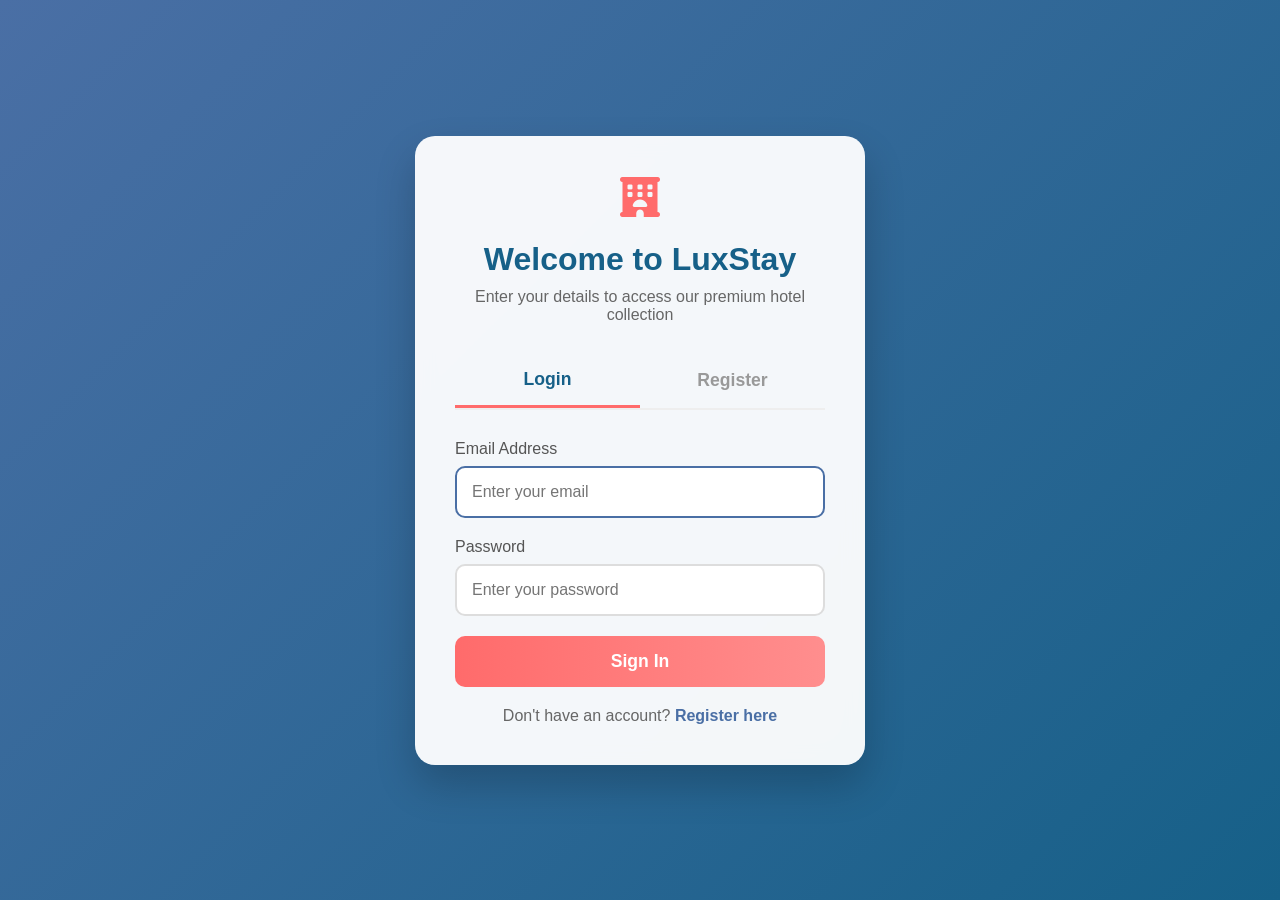
<file: Hotel-website/auth.html>
<!DOCTYPE html>
<html lang="en">
<head>
    <meta charset="UTF-8">
    <meta name="viewport" content="width=device-width, initial-scale=1.0">
    <title>Login | LuxStay Hotels</title>
    <link rel="stylesheet" href="style.css">
    <link rel="stylesheet" href="https://cdnjs.cloudflare.com/ajax/libs/font-awesome/6.4.0/css/all.min.css">
    <style>
        .auth-container {
            min-height: 100vh;
            display: flex;
            align-items: center;
            justify-content: center;
            background: linear-gradient(135deg, var(--primary-color), var(--secondary-color));
            padding: 20px;
        }
        
        .auth-box {
            background: rgba(255, 255, 255, 0.95);
            backdrop-filter: blur(10px);
            border-radius: 20px;
            padding: 40px;
            width: 100%;
            max-width: 450px;
            box-shadow: 0 20px 40px rgba(0, 0, 0, 0.2);
        }
        
        .auth-header {
            text-align: center;
            margin-bottom: 30px;
        }
        
        .auth-header h1 {
            color: var(--secondary-color);
            margin-bottom: 10px;
        }
        
        .auth-header p {
            color: #666;
        }
        
        .auth-logo {
            font-size: 2.5rem;
            color: var(--accent-color);
            margin-bottom: 20px;
        }
        
        .auth-tabs {
            display: flex;
            margin-bottom: 30px;
            border-bottom: 2px solid #eee;
        }
        
        .auth-tab {
            flex: 1;
            text-align: center;
            padding: 15px;
            background: none;
            border: none;
            font-size: 1.1rem;
            font-weight: 600;
            color: #999;
            cursor: pointer;
            transition: all 0.3s;
        }
        
        .auth-tab.active {
            color: var(--secondary-color);
            border-bottom: 3px solid var(--accent-color);
        }
        
        .auth-form {
            display: none;
        }
        
        .auth-form.active {
            display: block;
            animation: fadeIn 0.5s ease;
        }
        
        .form-group {
            margin-bottom: 20px;
        }
        
        .form-group label {
            display: block;
            margin-bottom: 8px;
            font-weight: 500;
            color: #555;
        }
        
        .form-group input {
            width: 100%;
            padding: 15px;
            border: 2px solid #ddd;
            border-radius: 10px;
            font-size: 1rem;
            transition: border-color 0.3s;
        }
        
        .form-group input:focus {
            border-color: var(--primary-color);
            outline: none;
        }
        
        .auth-btn {
            width: 100%;
            padding: 15px;
            background: linear-gradient(to right, var(--accent-color), #ff8e8e);
            color: white;
            border: none;
            border-radius: 10px;
            font-size: 1.1rem;
            font-weight: 600;
            cursor: pointer;
            transition: transform 0.3s, box-shadow 0.3s;
        }
        
        .auth-btn:hover {
            transform: translateY(-2px);
            box-shadow: 0 5px 15px rgba(255, 107, 107, 0.4);
        }
        
        .auth-footer {
            text-align: center;
            margin-top: 20px;
            color: #666;
        }
        
        .auth-footer a {
            color: var(--primary-color);
            text-decoration: none;
            font-weight: 600;
        }
        
        .auth-footer a:hover {
            text-decoration: underline;
        }
        
        @keyframes fadeIn {
            from { opacity: 0; transform: translateY(20px); }
            to { opacity: 1; transform: translateY(0); }
        }
    </style>
</head>
<body>
    <div class="auth-container">
        <div class="auth-box">
            <div class="auth-header">
                <div class="auth-logo">
                    <i class="fas fa-hotel"></i>
                </div>
                <h1>Welcome to LuxStay</h1>
                <p>Enter your details to access our premium hotel collection</p>
            </div>
            
            <div class="auth-tabs">
                <button class="auth-tab active" data-tab="login">Login</button>
                <button class="auth-tab" data-tab="register">Register</button>
            </div>
            
            <!-- Login Form -->
            <form id="loginForm" class="auth-form active">
                <div class="form-group">
                    <label for="loginEmail">Email Address</label>
                    <input type="email" id="loginEmail" placeholder="Enter your email" required>
                </div>
                
                <div class="form-group">
                    <label for="loginPassword">Password</label>
                    <input type="password" id="loginPassword" placeholder="Enter your password" required>
                </div>
                
                <button type="submit" class="auth-btn">Sign In</button>
                
                <div class="auth-footer">
                    <p>Don't have an account? <a href="#" class="switch-tab" data-tab="register">Register here</a></p>
                </div>
            </form>
            
            <!-- Register Form -->
            <form id="registerForm" class="auth-form">
                <div class="form-group">
                    <label for="registerName">Full Name</label>
                    <input type="text" id="registerName" placeholder="Enter your full name" required>
                </div>
                
                <div class="form-group">
                    <label for="registerEmail">Email Address</label>
                    <input type="email" id="registerEmail" placeholder="Enter your email" required>
                </div>
                
                <div class="form-group">
                    <label for="registerPassword">Password</label>
                    <input type="password" id="registerPassword" placeholder="Create a password" required>
                </div>
                
                <div class="form-group">
                    <label for="confirmPassword">Confirm Password</label>
                    <input type="password" id="confirmPassword" placeholder="Confirm your password" required>
                </div>
                
                <button type="submit" class="auth-btn">Create Account</button>
                
                <div class="auth-footer">
                    <p>Already have an account? <a href="#" class="switch-tab" data-tab="login">Sign in here</a></p>
                </div>
            </form>
        </div>
    </div>

    <script>
        // Tab switching
        const tabs = document.querySelectorAll('.auth-tab');
        const forms = document.querySelectorAll('.auth-form');
        const switchLinks = document.querySelectorAll('.switch-tab');
        
        tabs.forEach(tab => {
            tab.addEventListener('click', function() {
                const tabName = this.dataset.tab;
                
                // Update active tab
                tabs.forEach(t => t.classList.remove('active'));
                this.classList.add('active');
                
                // Show corresponding form
                forms.forEach(form => {
                    form.classList.remove('active');
                    if (form.id === `${tabName}Form`) {
                        form.classList.add('active');
                    }
                });
            });
        });
        
        // Switch tab from links
        switchLinks.forEach(link => {
            link.addEventListener('click', function(e) {
                e.preventDefault();
                const tabName = this.dataset.tab;
                
                tabs.forEach(tab => {
                    tab.classList.remove('active');
                    if (tab.dataset.tab === tabName) {
                        tab.classList.add('active');
                    }
                });
                
                forms.forEach(form => {
                    form.classList.remove('active');
                    if (form.id === `${tabName}Form`) {
                        form.classList.add('active');
                    }
                });
            });
        });
        
        // Login form submission
        document.getElementById('loginForm').addEventListener('submit', function(e) {
            e.preventDefault();
            
            const email = document.getElementById('loginEmail').value;
            const password = document.getElementById('loginPassword').value;
            
            // Simple validation
            if (!email || !password) {
                alert('Please fill in all fields.');
                return;
            }
            
            // For demo purposes, accept any email/password
            // In a real app, you would validate against a backend
            const user = {
                name: email.split('@')[0],
                email: email
            };
            
            // Save user to localStorage
            localStorage.setItem('hotelUser', JSON.stringify(user));
            
            // Redirect to main page
            window.location.href = 'index.html';
        });
        
        // Register form submission
        document.getElementById('registerForm').addEventListener('submit', function(e) {
            e.preventDefault();
            
            const name = document.getElementById('registerName').value;
            const email = document.getElementById('registerEmail').value;
            const password = document.getElementById('registerPassword').value;
            const confirmPassword = document.getElementById('confirmPassword').value;
            
            // Validation
            if (!name || !email || !password || !confirmPassword) {
                alert('Please fill in all fields.');
                return;
            }
            
            if (password !== confirmPassword) {
                alert('Passwords do not match.');
                return;
            }
            
            if (password.length < 6) {
                alert('Password must be at least 6 characters long.');
                return;
            }
            
            // Save user to localStorage
            const user = {
                name: name,
                email: email
            };
            
            localStorage.setItem('hotelUser', JSON.stringify(user));
            
            // Redirect to main page
            window.location.href = 'index.html';
        });
        
        // Auto-focus first input
        document.querySelector('.auth-form.active input').focus();
    </script>
</body>
</html>
</file>
<file: Hotel-website/style.css>
/* style.css */
:root {
    --primary-color: #4a6fa5;
    --secondary-color: #166088;
    --accent-color: #ff6b6b;
    --glass-bg: rgba(255, 255, 255, 0.2);
    --glass-border: rgba(255, 255, 255, 0.3);
    --shadow-color: rgba(0, 0, 0, 0.1);
    --dark-bg: #1a1a2e;
    --light-text: #ffffff;
    --dark-text: #333333;
}

* {
    margin: 0;
    padding: 0;
    box-sizing: border-box;
    font-family: 'Segoe UI', Tahoma, Geneva, Verdana, sans-serif;
}

body {
    background: linear-gradient(135deg, #f5f7fa 0%, #c3cfe2 100%);
    min-height: 100vh;
    color: var(--dark-text);
}

/* Header & Navigation */
.header {
    background: linear-gradient(to right, var(--primary-color), var(--secondary-color));
    color: var(--light-text);
    padding: 1rem 2rem;
    box-shadow: 0 4px 20px rgba(0, 0, 0, 0.1);
    position: sticky;
    top: 0;
    z-index: 1000;
}

.header-content {
    display: flex;
    justify-content: space-between;
    align-items: center;
    max-width: 1400px;
    margin: 0 auto;
}

.logo {
    font-size: 1.8rem;
    font-weight: 700;
    letter-spacing: 1px;
    display: flex;
    align-items: center;
}

.logo i {
    margin-right: 10px;
    color: var(--accent-color);
}

.nav-container {
    display: flex;
}

.nav-links {
    display: flex;
    list-style: none;
    align-items: center;
}

.nav-links li {
    margin-left: 1.5rem;
    position: relative;
}

.nav-links a {
    color: var(--light-text);
    text-decoration: none;
    font-weight: 500;
    transition: color 0.3s;
    display: flex;
    align-items: center;
    padding: 8px 12px;
    border-radius: 5px;
}

.nav-links a i {
    margin-right: 8px;
}

.nav-links a:hover,
.nav-links a.active {
    background: rgba(255, 255, 255, 0.1);
    color: #ffd166;
}

.hamburger {
    display: none;
    font-size: 1.5rem;
    cursor: pointer;
}

/* User Menu */
.user-menu {
    position: relative;
}

.user-dropdown {
    display: none;
    position: absolute;
    top: 100%;
    right: 0;
    background: var(--light-text);
    border-radius: 8px;
    box-shadow: 0 4px 15px rgba(0, 0, 0, 0.2);
    min-width: 150px;
    z-index: 1000;
}

.user-dropdown a {
    color: var(--dark-text) !important;
    padding: 10px 15px;
    display: block;
}

.user-dropdown a:hover {
    background: #f0f0f0;
}

.user-menu:hover .user-dropdown {
    display: block;
}

/* Main Content */
.main-container {
    min-height: calc(100vh - 160px);
}

.content-section {
    display: none;
    animation: fadeIn 0.5s ease;
}

.content-section.active {
    display: block;
}

@keyframes fadeIn {
    from { opacity: 0; }
    to { opacity: 1; }
}

/* Hero Section */
.hero-section {
    background: linear-gradient(rgba(0, 0, 0, 0.6), rgba(0, 0, 0, 0.6)),
                url('https://images.unsplash.com/photo-1566073771259-6a8506099945?ixlib=rb-4.0.3&auto=format&fit=crop&w=1600&q=80');
    background-size: cover;
    background-position: center;
    height: 70vh;
    display: flex;
    align-items: center;
    justify-content: center;
    text-align: center;
    color: var(--light-text);
    padding: 0 20px;
}

.hero-content h1 {
    font-size: 3rem;
    margin-bottom: 20px;
    text-shadow: 2px 2px 4px rgba(0, 0, 0, 0.5);
}

.hero-content p {
    font-size: 1.2rem;
    margin-bottom: 30px;
    max-width: 600px;
    margin-left: auto;
    margin-right: auto;
}

/* Glass Card Effect */
.glass-card {
    background: var(--glass-bg);
    backdrop-filter: blur(10px);
    -webkit-backdrop-filter: blur(10px);
    border-radius: 15px;
    border: 1px solid var(--glass-border);
    box-shadow: 0 8px 32px var(--shadow-color);
    padding: 25px;
    transition: transform 0.3s, box-shadow 0.3s;
}

.glass-card:hover {
    transform: translateY(-5px);
    box-shadow: 0 12px 40px rgba(0, 0, 0, 0.15);
}

/* Container */
.container {
    max-width: 1400px;
    margin: 40px auto;
    padding: 0 20px;
}

/* Section Titles */
.section-title {
    color: var(--secondary-color);
    margin-bottom: 30px;
    padding-bottom: 10px;
    border-bottom: 2px solid rgba(26, 96, 136, 0.2);
    font-size: 2rem;
}

/* Buttons */
.btn-primary {
    background: linear-gradient(to right, var(--accent-color), #ff8e8e);
    color: white;
    padding: 12px 30px;
    border: none;
    border-radius: 30px;
    font-weight: 600;
    cursor: pointer;
    transition: transform 0.3s, box-shadow 0.3s;
    display: inline-block;
    text-decoration: none;
}

.btn-primary:hover {
    transform: translateY(-2px);
    box-shadow: 0 5px 15px rgba(255, 107, 107, 0.4);
}

/* Featured Grid */
.featured-grid {
    display: grid;
    grid-template-columns: repeat(auto-fit, minmax(300px, 1fr));
    gap: 25px;
    margin-bottom: 40px;
}

.featured-card {
    position: relative;
    border-radius: 15px;
    overflow: hidden;
    height: 250px;
    cursor: pointer;
}

.featured-card img {
    width: 100%;
    height: 100%;
    object-fit: cover;
    transition: transform 0.5s;
}

.featured-card:hover img {
    transform: scale(1.1);
}

.featured-overlay {
    position: absolute;
    bottom: 0;
    left: 0;
    right: 0;
    background: linear-gradient(transparent, rgba(0, 0, 0, 0.8));
    color: white;
    padding: 20px;
}

/* Hotel Grid */
.hotel-grid {
    display: grid;
    grid-template-columns: repeat(auto-fit, minmax(350px, 1fr));
    gap: 25px;
}

.hotel-card {
    background: white;
    border-radius: 15px;
    overflow: hidden;
    box-shadow: 0 5px 15px rgba(0, 0, 0, 0.1);
    transition: transform 0.3s;
    cursor: pointer;
}

.hotel-card:hover {
    transform: translateY(-10px);
}

.hotel-image {
    width: 100%;
    height: 200px;
    object-fit: cover;
}

.hotel-info {
    padding: 20px;
}

.hotel-info h3 {
    color: var(--secondary-color);
    margin-bottom: 10px;
}

.hotel-location {
    display: flex;
    align-items: center;
    color: #666;
    margin-bottom: 10px;
}

.hotel-location i {
    color: var(--accent-color);
    margin-right: 5px;
}

.hotel-price {
    color: var(--accent-color);
    font-weight: 700;
    font-size: 1.3rem;
    margin: 10px 0;
}

.rating {
    color: #ffb300;
    margin: 10px 0;
}

/* Filter Section */
.filter-section {
    display: flex;
    gap: 15px;
    margin-bottom: 30px;
    flex-wrap: wrap;
}

.filter-btn {
    background: var(--glass-bg);
    backdrop-filter: blur(10px);
    border: 1px solid var(--glass-border);
    border-radius: 30px;
    padding: 10px 20px;
    cursor: pointer;
    color: var(--secondary-color);
    font-weight: 500;
    transition: all 0.3s;
}

.filter-btn.active {
    background: var(--secondary-color);
    color: white;
}

/* Map Container */
.map-container {
    height: 600px;
    border-radius: 15px;
    overflow: hidden;
}

#hotelMap {
    width: 100%;
    height: 100%;
    border-radius: 15px;
}

/* About Section */
.about-content {
    display: grid;
    grid-template-columns: 2fr 1fr;
    gap: 40px;
}

.about-text h3 {
    color: var(--secondary-color);
    margin: 20px 0 10px;
}

.about-text ul {
    list-style-position: inside;
    margin: 15px 0;
    padding-left: 20px;
}

.about-stats {
    display: grid;
    grid-template-columns: repeat(2, 1fr);
    gap: 20px;
}

.stat-card {
    background: white;
    padding: 20px;
    border-radius: 10px;
    text-align: center;
    box-shadow: 0 5px 15px rgba(0, 0, 0, 0.1);
}

.stat-card h4 {
    color: var(--primary-color);
    font-size: 2rem;
    margin-bottom: 5px;
}

/* Payment Section */
.payment-container {
    display: grid;
    grid-template-columns: 1fr 1fr;
    gap: 40px;
}

.summary-item {
    display: flex;
    justify-content: space-between;
    padding: 15px 0;
    border-bottom: 1px solid #eee;
}

.summary-item.total {
    font-weight: bold;
    font-size: 1.2rem;
    border-bottom: none;
    color: var(--accent-color);
}

.payment-form .form-group {
    margin-bottom: 20px;
}

.form-group label {
    display: block;
    margin-bottom: 8px;
    font-weight: 500;
}

.form-group input {
    width: 100%;
    padding: 12px 15px;
    border: 1px solid #ddd;
    border-radius: 8px;
    font-size: 1rem;
}

.form-row {
    display: grid;
    grid-template-columns: 1fr 1fr;
    gap: 20px;
}

.btn-pay {
    width: 100%;
    margin-top: 20px;
}

/* Modal */
.modal {
    display: none;
    position: fixed;
    top: 0;
    left: 0;
    width: 100%;
    height: 100%;
    background: rgba(0, 0, 0, 0.8);
    z-index: 2000;
    align-items: center;
    justify-content: center;
}

.modal.active {
    display: flex;
}

.modal-content {
    background: white;
    border-radius: 15px;
    width: 90%;
    max-width: 800px;
    max-height: 90vh;
    overflow-y: auto;
    position: relative;
}

.close-modal {
    position: absolute;
    top: 15px;
    right: 20px;
    font-size: 2rem;
    cursor: pointer;
    color: var(--accent-color);
    z-index: 10;
}

.modal-body {
    padding: 40px;
}

/* Hotel Details in Modal */
.hotel-details {
    display: grid;
    grid-template-columns: 1fr 1fr;
    gap: 30px;
}

.hotel-details img {
    width: 100%;
    border-radius: 10px;
    height: 300px;
    object-fit: cover;
}

.history-section,
.reviews-section {
    margin-top: 30px;
}

.review-card {
    background: #f9f9f9;
    padding: 20px;
    border-radius: 10px;
    margin: 15px 0;
}

/* Footer */
.footer {
    background: var(--secondary-color);
    color: white;
    padding: 40px 0 20px;
    margin-top: 60px;
}

.footer-content {
    display: grid;
    grid-template-columns: repeat(auto-fit, minmax(250px, 1fr));
    gap: 40px;
    margin-bottom: 40px;
}

.footer-section h3 {
    margin-bottom: 20px;
    font-size: 1.3rem;
}

.footer-section ul {
    list-style: none;
}

.footer-section ul li {
    margin-bottom: 10px;
}

.footer-section a {
    color: #ddd;
    text-decoration: none;
    transition: color 0.3s;
}

.footer-section a:hover {
    color: var(--accent-color);
}

.social-icons {
    display: flex;
    gap: 15px;
    margin-top: 20px;
}

.social-icons a {
    color: white;
    font-size: 1.2rem;
    transition: color 0.3s;
}

.social-icons a:hover {
    color: var(--accent-color);
}

.footer-bottom {
    text-align: center;
    padding-top: 20px;
    border-top: 1px solid rgba(255, 255, 255, 0.1);
}

/* Responsive Design */
@media (max-width: 992px) {
    .payment-container,
    .hotel-details,
    .about-content {
        grid-template-columns: 1fr;
    }
    
    .hero-content h1 {
        font-size: 2.5rem;
    }
}

@media (max-width: 768px) {
    .hamburger {
        display: block;
    }
    
    .nav-container {
        position: fixed;
        top: 70px;
        left: 0;
        width: 100%;
        background: var(--secondary-color);
        padding: 20px;
        transform: translateY(-100%);
        opacity: 0;
        transition: all 0.3s;
        z-index: 999;
    }
    
    .nav-container.active {
        transform: translateY(0);
        opacity: 1;
    }
    
    .nav-links {
        flex-direction: column;
        width: 100%;
    }
    
    .nav-links li {
        margin: 10px 0;
        width: 100%;
    }
    
    .nav-links a {
        justify-content: center;
        padding: 15px;
    }
    
    .hero-content h1 {
        font-size: 2rem;
    }
    
    .section-title {
        font-size: 1.5rem;
    }
}

@media (max-width: 480px) {
    .hero-content h1 {
        font-size: 1.8rem;
    }
    
    .featured-grid,
    .hotel-grid {
        grid-template-columns: 1fr;
    }
    
    .filter-section {
        justify-content: center;
    }
}
</file>
